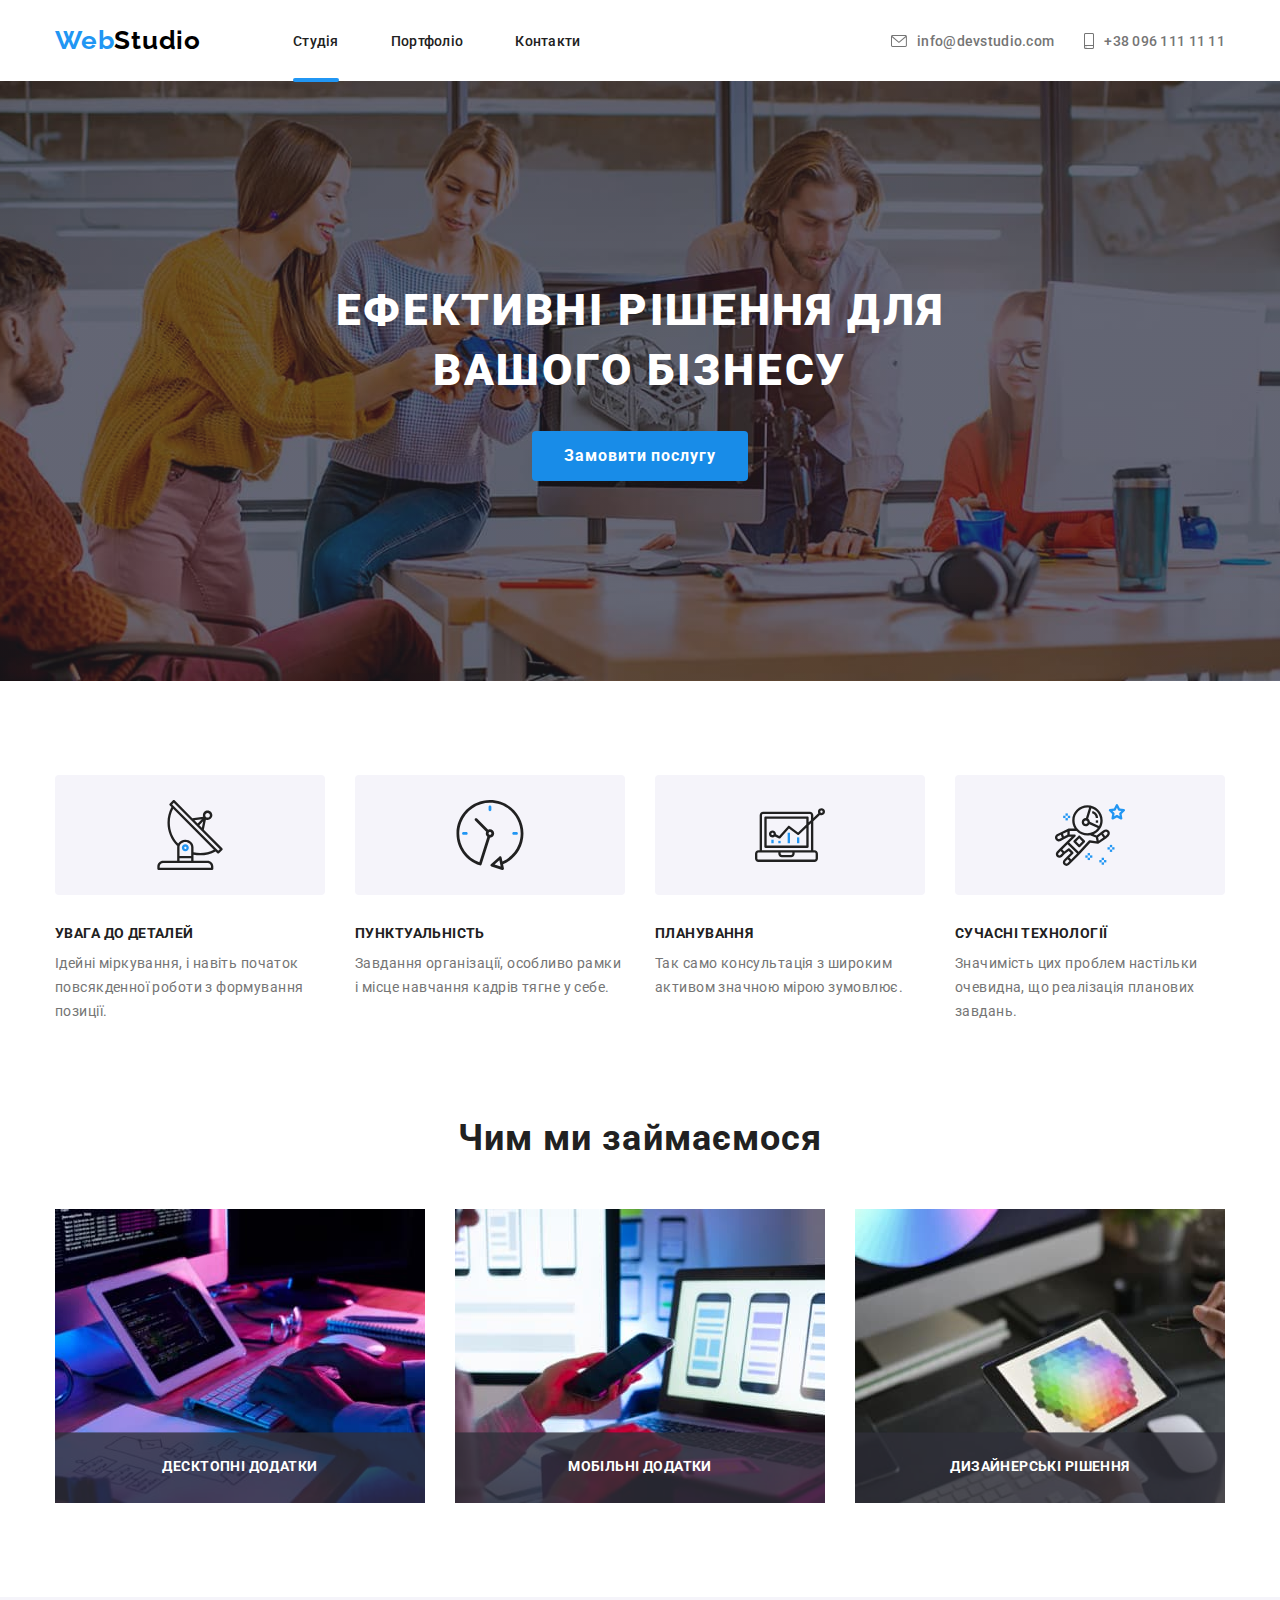
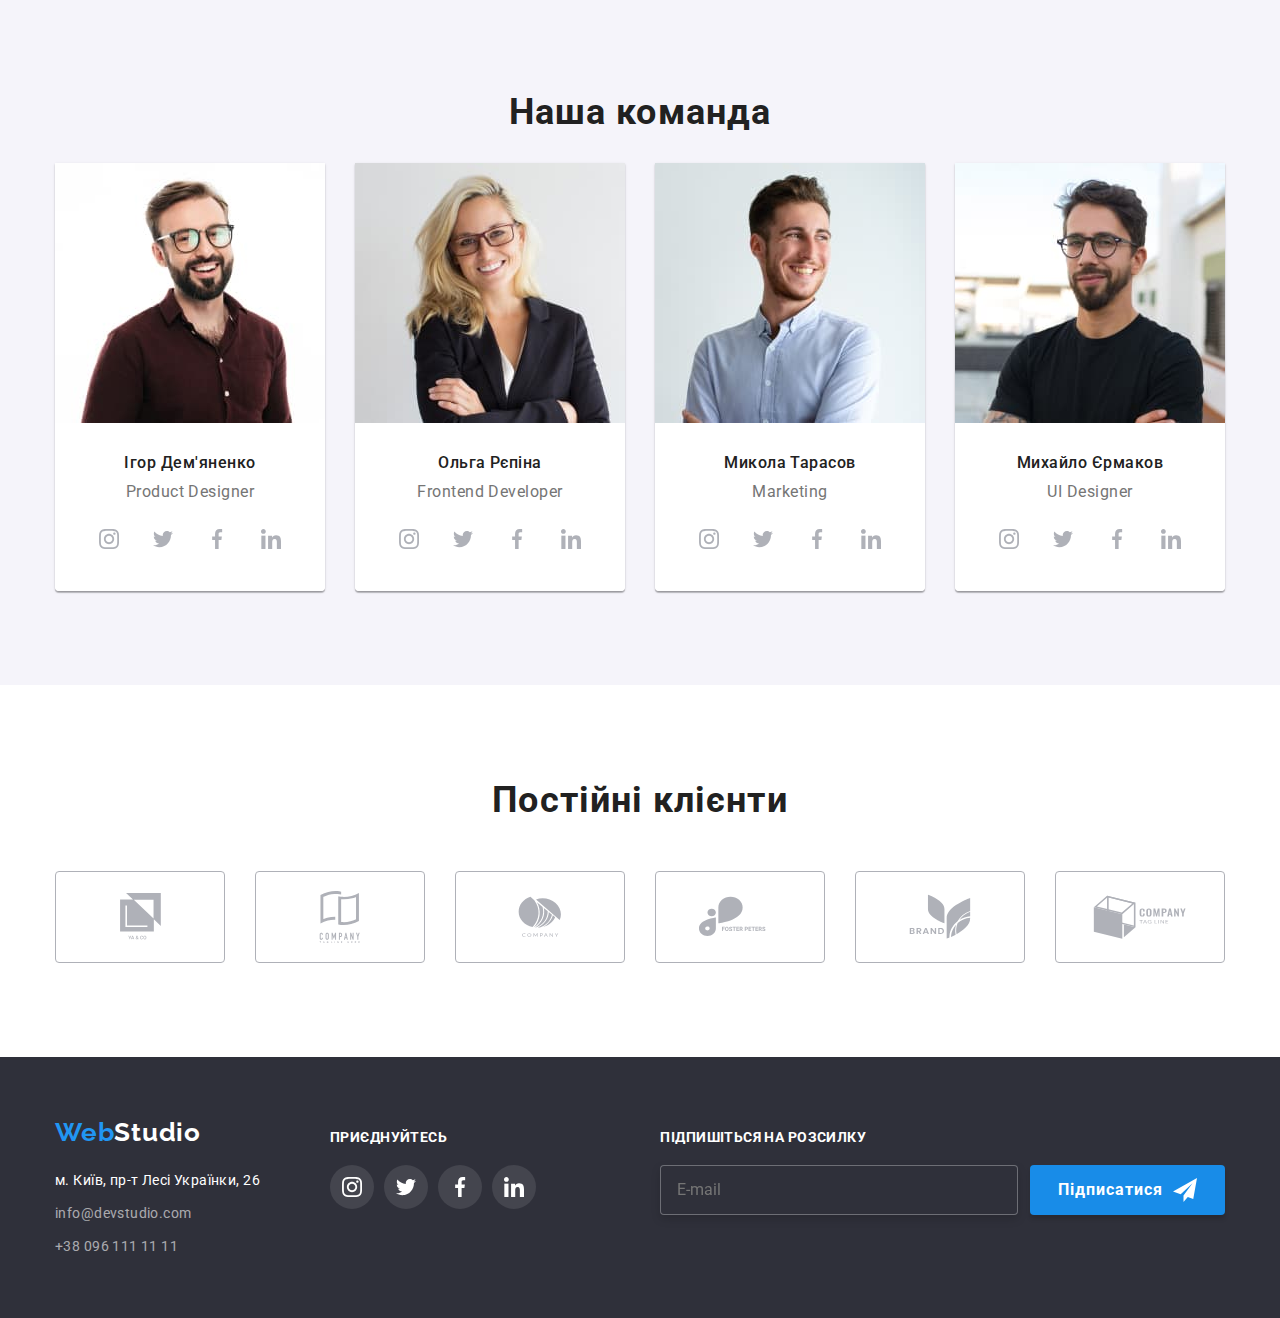
<file: index.html>
<!DOCTYPE html>
<html lang="uk">
  <head>
    <meta charset="UTF-8" />
    <meta http-equiv="X-UA-Compatible" content="IE=edge" />
    <meta name="viewport" content="width=device-width, initial-scale=1.0" />
    <title>Document</title>
    <link rel="preconnect" href="https://fonts.googleapis.com" />
    <link rel="preconnect" href="https://fonts.gstatic.com" crossorigin />
    <link
      href="https://fonts.googleapis.com/css2?family=Raleway:wght@700&family=Roboto:wght@400;500;700;900&display=swap"
      rel="stylesheet"
    />

    <link
      rel="stylesheet"
      href="https://cdn.jsdelivr.net/npm/modern-normalize@1.1.0/modern-normalize.min.css"
    />

    <link rel="stylesheet" href="./css/main.min.css" />
  </head>

  <body>
    <!----------header---------->

    <header>
      <div class="header container">
        <nav class="header__navigation">
          <a class="logo" href="./index.html"><span class="logo__part">Web</span>Studio</a>

          <ul class="navigation list">
            <li class="navigation-item">
              <a
                class="navigation-item__link navigation-item__link_current link"
                href="./index.html"
                >Студія</a
              >
            </li>
            <li class="navigation-item">
              <a class="navigation-item__link link" href="./portfolio.html">Портфоліо</a>
            </li>
            <li class="navigation-item">
              <a class="navigation-item__link link" href="">Контакти</a>
            </li>
          </ul>
        </nav>
        <ul class="contact list">
          <li class="contact-item">
            <a class="contact-item__link link" href="mailto:info@devstudio.com">
              <svg class="contact-item__icon" width="16" height="12">
                <use href="./images/icons/sprite.svg#icon-envelope"></use>
              </svg>
              info@devstudio.com</a
            >
          </li>
          <li class="contact-item">
            <a class="contact-item__link link" href="tel:+380961111111">
              <svg class="contact-item__icon" width="10" height="16">
                <use href="./images/icons/sprite.svg#icon-smartphone"></use>
              </svg>
              +38 096 111 11 11</a
            >
          </li>
        </ul>

        <button class="mobile-menu-btn" type="button" data-menu-open>
          <svg class="mobile-menu-btn__icon" width="40" height="40">
            <use href="./images/icons/sprite.svg#icon-menu"></use>
          </svg>
        </button>
      </div>

      <div class="mobile-menu" data-menu>
        <button class="mobile-menu__close-btn" type="button" data-menu-close>
          <svg class="mobile-menu__close-icon" width="40" height="40">
            <use href="./images/icons/sprite.svg#icon-close"></use>
          </svg>
        </button>

        <nav>
          <ul class="mobile-navigation list">
            <li class="mobile-navigation-item">
              <a
                class="mobile-navigation-item__link mobile-navigation-item__link_current link"
                href="./index.html"
                >Студія</a
              >
            </li>
            <li class="mobile-navigation-item">
              <a class="mobile-navigation-item__link link" href="./portfolio.html">Портфоліо</a>
            </li>
            <li class="mobile-navigation-item">
              <a class="mobile-navigation-item__link link" href="">Контакти</a>
            </li>
          </ul>
        </nav>
        <ul class="mobile-contact list">
          <li class="mobile-contact-item">
            <a class="mobile-contact-item__link tel link" href="tel:+380961111111">
              +38 096 111 11 11</a
            >
          </li>

          <li class="mobile-contact-item">
            <a class="mobile-contact-item__link mail link" href="mailto:info@devstudio.com">
              info@devstudio.com</a
            >
          </li>
        </ul>
        <ul class="mobile-socials list">
          <li class="mobile-socials-item">
            <a class="mobile-socials-item__link" href="">Instagram &nbsp</a>
          </li>
          <li class="mobile-socials-item">
            <a class="mobile-socials-item__link" href="">Twitter &nbsp</a>
          </li>
          <li class="mobile-socials-item">
            <a class="mobile-socials-item__link" href="">Facebook &nbsp</a>
          </li>
          <li class="mobile-socials-item">
            <a class="mobile-socials-item__link" href="">LinkedIn &nbsp</a>
          </li>
        </ul>
      </div>
    </header>

    <!------------hero------------>

    <main>
      <section class="hero">
        <h1 class="hero__title">Ефективні рішення для вашого бізнесу</h1>
        <button class="hero__button" type="button" data-modal-open>Замовити послугу</button>
      </section>

      <!----------features---------->

      <section class="features-section section">
        <div class="container">
          <h2 class="visually-hidden">Чому ми</h2>
          <ul class="features list">
            <li class="features-item">
              <div class="features-item__wrapper">
                <svg class="features-item__icon" width="70" height="70">
                  <use href="./images/icons/sprite.svg#icon-antenna"></use>
                </svg>
              </div>
              <h3 class="features-item__title">УВАГА ДО ДЕТАЛЕЙ</h3>
              <p class="features-item__description">
                Ідейні міркування, і навіть початок повсякденної роботи з формування позиції.
              </p>
            </li>
            <li class="features-item">
              <div class="features-item__wrapper">
                <svg class="features-item__icon" width="70" height="70">
                  <use href="./images/icons/sprite.svg#icon-clock"></use>
                </svg>
              </div>
              <h3 class="features-item__title">ПУНКТУАЛЬНІСТЬ</h3>
              <p class="features-item__description">
                Завдання організації, особливо рамки і місце навчання кадрів тягне у себе.
              </p>
            </li>
            <li class="features-item">
              <div class="features-item__wrapper">
                <svg class="features-item__icon" width="70" height="70">
                  <use href="./images/icons/sprite.svg#icon-diagram"></use>
                </svg>
              </div>
              <h3 class="features-item__title">ПЛАНУВАННЯ</h3>
              <p class="features-item__description">
                Так само консультація з широким активом значною мірою зумовлює.
              </p>
            </li>
            <li class="features-item">
              <div class="features-item__wrapper">
                <svg class="features-item__icon" width="70" height="70">
                  <use href="./images/icons/sprite.svg#icon-astronaut"></use>
                </svg>
              </div>
              <h3 class="features-item__title">СУЧАСНІ ТЕХНОЛОГІЇ</h3>
              <p class="features-item__description">
                Значимість цих проблем настільки очевидна, що реалізація планових завдань.
              </p>
            </li>
          </ul>
        </div>
      </section>

      <!----------about our job---------->

      <section class="about-job section">
        <div class="container">
          <h2 class="job-title title">Чим ми займаємося</h2>
          <ul class="job-list list">
            <li class="job-item item">
              <div class="job-item-thumb">
                <picture>
                  <source
                    srcset="./images/index/work/img1.jpg 1x, ./images/index/work/img1@2x.jpg 2x"
                  />
                  <img src="./images/index/work/img1.jpg" alt="фото процесу роботи 1" width="370" />
                </picture>
                <p class="job-item-overlay-text">Десктопні додатки</p>
              </div>
            </li>
            <li class="job-item item">
              <div class="job-item-thumb">
                <picture>
                  <source
                    srcset="./images/index/work/img2.jpg 1x, ./images/index/work/img2@2x.jpg 2x"
                  />
                  <img src="./images/index/work/img2.jpg" alt="фото процесу роботи 1" width="370" />
                </picture>
                <p class="job-item-overlay-text">Мобільні додатки</p>
              </div>
            </li>
            <li class="job-item item">
              <div class="job-item-thumb">
                <picture>
                  <source
                    src="./images/index/work/img3.jpg 1x,
                     ./images/index/work/img3@2x.jpg 2x"
                  />
                  <img
                    srcset="./images/index/work/img3.jpg"
                    alt="фото процесу роботи 1"
                    width="370"
                  />
                </picture>
                <p class="job-item-overlay-text">Дизайнерські рішення</p>
              </div>
            </li>
          </ul>
        </div>
      </section>

      <!----------our team---------->

      <section class="our-team section">
        <div class="container">
          <h2 class="title">Наша команда</h2>
          <ul class="list our-team-list">
            <li class="item team-item">
              <picture class="team-member-photo">
                <source
                  srcset="
                    ./images/index/team/desktop/desk-1m.jpg    1x,
                    ./images/index/team/desktop/desk-1m@2x.jpg 2x
                  "
                  media="(min-width: 1200px)"
                />
                <source
                  srcset="
                    ./images/index/team/tablet/tabl-1m.jpg    1x,
                    ./images/index/team/tablet/tabl-1m@2x.jpg 2x
                  "
                  media="(min-width: 768px)"
                />
                <source
                  srcset="
                    ./images/index/team/mobile/mob-1m.jpg    1x,
                    ./images/index/team/mobile/mob-1m@2x.jpg 2x
                  "
                  media="(max-width: 767px)"
                />

                <img src="./images/index/team/mobile/mob-1m.jpg" alt="фото Ігор Дем'яненко" />
              </picture>
              <div class="team-wrapper">
                <h3 class="team-member-name">Ігор Дем'яненко</h3>
                <p class="team-member-position">Product Designer</p>
                <ul class="social-list list">
                  <li class="social-list-item">
                    <a href="" class="social-list-link">
                      <svg class="social-list-icon" width="20" height="20">
                        <use href="./images/icons/sprite.svg#icon-instagram"></use>
                      </svg>
                    </a>
                  </li>
                  <li class="social-list-item">
                    <a href="" class="social-list-link">
                      <svg class="social-list-icon" width="20" height="20">
                        <use href="./images/icons/sprite.svg#icon-twitter"></use>
                      </svg>
                    </a>
                  </li>
                  <li class="social-list-item">
                    <a href="" class="social-list-link">
                      <svg class="social-list-icon" width="20" height="20">
                        <use href="./images/icons/sprite.svg#icon-facebook"></use>
                      </svg>
                    </a>
                  </li>
                  <li class="social-list-item">
                    <a href="" class="social-list-link">
                      <svg class="social-list-icon" width="20" height="20">
                        <use href="./images/icons/sprite.svg#icon-linkedin"></use>
                      </svg>
                    </a>
                  </li>
                </ul>
              </div>
            </li>
            <li class="item team-item">
              <picture class="team-member-photo">
                <source
                  srcset="
                    ./images/index/team/desktop/desk-2m.jpg    1x,
                    ./images/index/team/desktop/desk-2m@2x.jpg 2x
                  "
                  media="(min-width: 1200px)"
                />
                <source
                  srcset="
                    ./images/index/team/tablet/tabl-2m.jpg    1x,
                    ./images/index/team/tablet/tabl-2m@2x.jpg 2x
                  "
                  media="(min-width: 768px)"
                />
                <source
                  srcset="
                    ./images/index/team/mobile/mob-2m.jpg    1x,
                    ./images/index/team/mobile/mob-2m@2x.jpg 2x
                  "
                  media="(max-width: 767px)"
                />

                <img src="./images/index/team/mobile/mob-2m.jpg" alt="фото Ігор Дем'яненко" />
              </picture>
              <div class="team-wrapper">
                <h3 class="team-member-name">Ольга Рєпіна</h3>
                <p class="team-member-position">Frontend Developer</p>
                <ul class="social-list list">
                  <li class="social-list-item">
                    <a href="" class="social-list-link">
                      <svg class="social-list-icon" width="20" height="20">
                        <use href="./images/icons/sprite.svg#icon-instagram"></use>
                      </svg>
                    </a>
                  </li>
                  <li class="social-list-item">
                    <a href="" class="social-list-link">
                      <svg class="social-list-icon" width="20" height="20">
                        <use href="./images/icons/sprite.svg#icon-twitter"></use>
                      </svg>
                    </a>
                  </li>
                  <li class="social-list-item">
                    <a href="" class="social-list-link">
                      <svg class="social-list-icon" width="20" height="20">
                        <use href="./images/icons/sprite.svg#icon-facebook"></use>
                      </svg>
                    </a>
                  </li>
                  <li class="social-list-item">
                    <a href="" class="social-list-link">
                      <svg class="social-list-icon" width="20" height="20">
                        <use href="./images/icons/sprite.svg#icon-linkedin"></use>
                      </svg>
                    </a>
                  </li>
                </ul>
              </div>
            </li>
            <li class="item team-item">
              <picture class="team-member-photo">
                <source
                  srcset="
                    ./images/index/team/desktop/desk-3m.jpg    1x,
                    ./images/index/team/desktop/desk-3m@2x.jpg 2x
                  "
                  media="(min-width: 1200px)"
                />
                <source
                  srcset="
                    ./images/index/team/tablet/tabl-3m.jpg    1x,
                    ./images/index/team/tablet/tabl-3m@2x.jpg 2x
                  "
                  media="(min-width: 768px)"
                />
                <source
                  srcset="
                    ./images/index/team/mobile/mob-3m.jpg    1x,
                    ./images/index/team/mobile/mob-3m@2x.jpg 2x
                  "
                  media="(max-width: 767px)"
                />

                <img src="./images/index/team/mobile/mob-3m.jpg" alt="фото Ігор Дем'яненко" />
              </picture>
              <div class="team-wrapper">
                <h3 class="team-member-name">Микола Тарасов</h3>
                <p class="team-member-position">Marketing</p>
                <ul class="social-list list">
                  <li class="social-list-item">
                    <a href="" class="social-list-link">
                      <svg class="social-list-icon" width="20" height="20">
                        <use href="./images/icons/sprite.svg#icon-instagram"></use>
                      </svg>
                    </a>
                  </li>
                  <li class="social-list-item">
                    <a href="" class="social-list-link">
                      <svg class="social-list-icon" width="20" height="20">
                        <use href="./images/icons/sprite.svg#icon-twitter"></use>
                      </svg>
                    </a>
                  </li>
                  <li class="social-list-item">
                    <a href="" class="social-list-link">
                      <svg class="social-list-icon" width="20" height="20">
                        <use href="./images/icons/sprite.svg#icon-facebook"></use>
                      </svg>
                    </a>
                  </li>
                  <li class="social-list-item">
                    <a href="" class="social-list-link">
                      <svg class="social-list-icon" width="20" height="20">
                        <use href="./images/icons/sprite.svg#icon-linkedin"></use>
                      </svg>
                    </a>
                  </li>
                </ul>
              </div>
            </li>
            <li class="item team-item">
              <picture class="team-member-photo">
                <source
                  srcset="
                    ./images/index/team/desktop/desk-4m.jpg    1x,
                    ./images/index/team/desktop/desk-4m@2x.jpg 2x
                  "
                  media="(min-width: 1200px)"
                />
                <source
                  srcset="
                    ./images/index/team/tablet/tabl-4m.jpg    1x,
                    ./images/index/team/tablet/tabl-4m@2x.jpg 2x
                  "
                  media="(min-width: 768px)"
                />
                <source
                  srcset="
                    ./images/index/team/mobile/mob-4m.jpg    1x,
                    ./images/index/team/mobile/mob-4m@2x.jpg 2x
                  "
                  media="(max-width: 767px)"
                />

                <img src="./images/index/team/mobile/mob-4m.jpg" alt="фото Ігор Дем'яненко" />
              </picture>
              <div class="team-wrapper">
                <h3 class="team-member-name">Михайло Єрмаков</h3>
                <p class="team-member-position">UI Designer</p>
                <ul class="social-list list">
                  <li class="social-list-item">
                    <a href="" class="social-list-link">
                      <svg class="social-list-icon" width="20" height="20">
                        <use href="./images/icons/sprite.svg#icon-instagram"></use>
                      </svg>
                    </a>
                  </li>
                  <li class="social-list-item">
                    <a href="" class="social-list-link">
                      <svg class="social-list-icon" width="20" height="20">
                        <use href="./images/icons/sprite.svg#icon-twitter"></use>
                      </svg>
                    </a>
                  </li>
                  <li class="social-list-item">
                    <a href="" class="social-list-link">
                      <svg class="social-list-icon" width="20" height="20">
                        <use href="./images/icons/sprite.svg#icon-facebook"></use>
                      </svg>
                    </a>
                  </li>
                  <li class="social-list-item">
                    <a href="" class="social-list-link">
                      <svg class="social-list-icon" width="20" height="20">
                        <use href="./images/icons/sprite.svg#icon-linkedin"></use>
                      </svg>
                    </a>
                  </li>
                </ul>
              </div>
            </li>
          </ul>
        </div>
      </section>
    </main>

    <!----------clients---------->

    <section class="clients section">
      <div class="container">
        <h2 class="title">Постійні клієнти</h2>
        <ul class="client-list list">
          <li class="client-item">
            <a class="client-link" href="">
              <svg class="client-icon" width="41" height="46.7">
                <use href="./images/icons/sprite.svg#icon-client1"></use>
              </svg>
            </a>
          </li>
          <li class="client-item">
            <a class="client-link" href="">
              <svg class="client-icon" width="42" height="52">
                <use href="./images/icons/sprite.svg#icon-client2"></use>
              </svg>
            </a>
          </li>
          <li class="client-item">
            <a class="client-link" href="">
              <svg class="client-icon" width="43.4" height="41">
                <use href="./images/icons/sprite.svg#icon-client3"></use>
              </svg>
            </a>
          </li>
          <li class="client-item">
            <a class="client-link" href="">
              <svg class="client-icon" width="84.4" height="40.6">
                <use href="./images/icons/sprite.svg#icon-client4"></use>
              </svg>
            </a>
          </li>
          <li class="client-item">
            <a class="client-link" href="">
              <svg class="client-icon" width="62.5" height="45.4">
                <use href="./images/icons/sprite.svg#icon-client5"></use>
              </svg>
            </a>
          </li>
          <li class="client-item">
            <a class="client-link" href="">
              <svg class="client-icon" width="93.8" height="44">
                <use href="./images/icons/sprite.svg#icon-client6"></use>
              </svg>
            </a>
          </li>
        </ul>
      </div>
    </section>

    <!----------footer---------->

    <footer class="footer">
      <div class="container footer-container">
          <div class="our-contacts">
            <a class="logo link" href="./index.html"><span class="logo-web">Web</span>Studio</a>
            <address>
              <ul class="our-contacts-list list">
                <li>
                  <a class="footer-link-map link" href="" target="_blank" rel="noopener noreferrer"
                    >м. Київ, пр-т Лесі Українки, 26</a
                  >
                </li>
                <li>
                  <a class="footer-link-contact link" href="mailto:info@devstudio.com"
                    >info@devstudio.com</a
                  >
                </li>
                <li>
                  <a class="footer-link-contact link" href="tel:+380961111111">+38 096 111 11 11</a>
                </li>
              </ul>
            </address>
          </div>

          <div class="our-socials">
            <h2 class="our-socials-title">приєднуйтесь</h2>
            <ul class="our-socials-list list">
              <li class="our-socials-item">
                <a class="our-socials-item-link" href="">
                  <svg class="our-socials-item-icon" width="20" height="20">
                    <use href="./images/icons/sprite.svg#icon-instagram"></use>
                  </svg>
                </a>
              </li>
              <li class="our-socials-item">
                <a class="our-socials-item-link" href="">
                  <svg class="our-socials-item-icon" width="20" height="20">
                    <use href="./images/icons/sprite.svg#icon-twitter"></use>
                  </svg>
                </a>
              </li>
              <li class="our-socials-item">
                <a class="our-socials-item-link" href="">
                  <svg class="our-socials-item-icon" width="20" height="20">
                    <use href="./images/icons/sprite.svg#icon-facebook"></use>
                  </svg>
                </a>
              </li>
              <li class="our-socials-item">
                <a class="our-socials-item-link" href="">
                  <svg class="our-socials-item-icon" width="20" height="20">
                    <use href="./images/icons/sprite.svg#icon-linkedin"></use>
                  </svg>
                </a>
              </li>
            </ul>
          </div>
          
        <!-----------subscription----------->

        <div class="subscription">
          <h2 class="subscription-title">Підпишіться на розсилку</h2>
          <div class="subscription-wrapper">
            <label class="subscription-label">
              <input
                type="text"
                class="subscription-input"
                name="subscription_email"
                placeholder="E-mail"
                pattern="[^@ \t\r\n]+@[^@ \t\r\n]+\.[^@ \t\r\n]+"
                maxlength="50"
              />
            </label>

            <button type="submit" class="subscription-btn">
              Підписатися
              <svg class="subscription-btn-icon" width="24" height="24">
                <use href="./images/icons/sprite.svg#icon-send"></use>
              </svg>
            </button>
          </div>
        </div>
      </div>
    </footer>

    <!----------modal registration window----------->

    <div class="backdrop is-hidden" data-modal>
      <div class="modal">
        <button type="button" class="modal-close-btn" data-modal-close>
          <svg class="modal-close-btn-icon" width="18" height="18">
            <use href="./images/icons/sprite.svg#icon-close"></use>
          </svg>
        </button>

        <p class="modal-caption">Залиште свої дані, ми вам передзвонимо</p>

        <form class="modal-form">
          <label class="modal-form-field">
            <span class="modal-form-field-description">Ім'я</span>
            <span class="modal-form-input-wrapper">
              <input
                type="text"
                class="modal-form-input"
                name="user_name"
                required
                pattern="[a-zA-Zа-яА-ЯіІїЇ]+"
                maxlength="30"
              />

              <svg class="modal-form-icon" width="18" height="18">
                <use href="./images/icons/sprite.svg#icon-person"></use>
              </svg>
            </span>
          </label>

          <label class="modal-form-field">
            <span class="modal-form-field-description">Телефон</span
            ><span class="modal-form-input-wrapper">
              <input
                type="tel"
                class="modal-form-input"
                name="user_phone"
                required
                pattern="^[\+]?[(]?[0-9]{3}[)]?[-\s\.]?[0-9]{3}[-\s\.]?[0-9]{4,6}$"
                title="xxx-xxx-xx-xx"
                maxlength="17"
              />
              <svg class="modal-form-icon" width="18" height="18">
                <use href="./images/icons/sprite.svg#icon-phone"></use>
              </svg>
            </span>
          </label>

          <label class="modal-form-field">
            <span class="modal-form-field-description">Пошта</span
            ><span class="modal-form-input-wrapper">
              <input
                type="text"
                class="modal-form-input"
                name="user_email"
                required
                pattern="[^@ \t\r\n]+@[^@ \t\r\n]+\.[^@ \t\r\n]+"
                maxlength="50"
              />
              <svg class="modal-form-icon" width="18" height="18">
                <use href="./images/icons/sprite.svg#icon-email"></use>
              </svg>
            </span>
          </label>

          <label class="modal-form-field">
            <span class="modal-form-field-description">Коментар</span>
            <textarea
              name="user_message"
              class="modal-form-message"
              placeholder="Введіть текст"
            ></textarea>
          </label>

          <label class="modal-form-check-wrapper">
            <input name="user_policy" type="checkbox" class="modal-form-check visually-hidden" />
            <svg class="modal-form-custom-check" width="16" height="16">
              <use
                class="modal-form-custom-check-icon"
                href="./images/icons/sprite.svg#icon-check"
              ></use>
            </svg>
            <span class="modal-form-check-agreement">Погоджуюся з розсилкою та приймаю&nbsp;</span>
            <a class="modal-form-check-agreement-link" href="">Умови договору</a>
          </label>

          <button type="submit" class="modal-form-btn">Відправити</button>
        </form>
      </div>
    </div>

    <script src="./js/mobile-menu.js"></script>
    <script src="./js/modal.js"></script>
  </body>
</html>
</file>
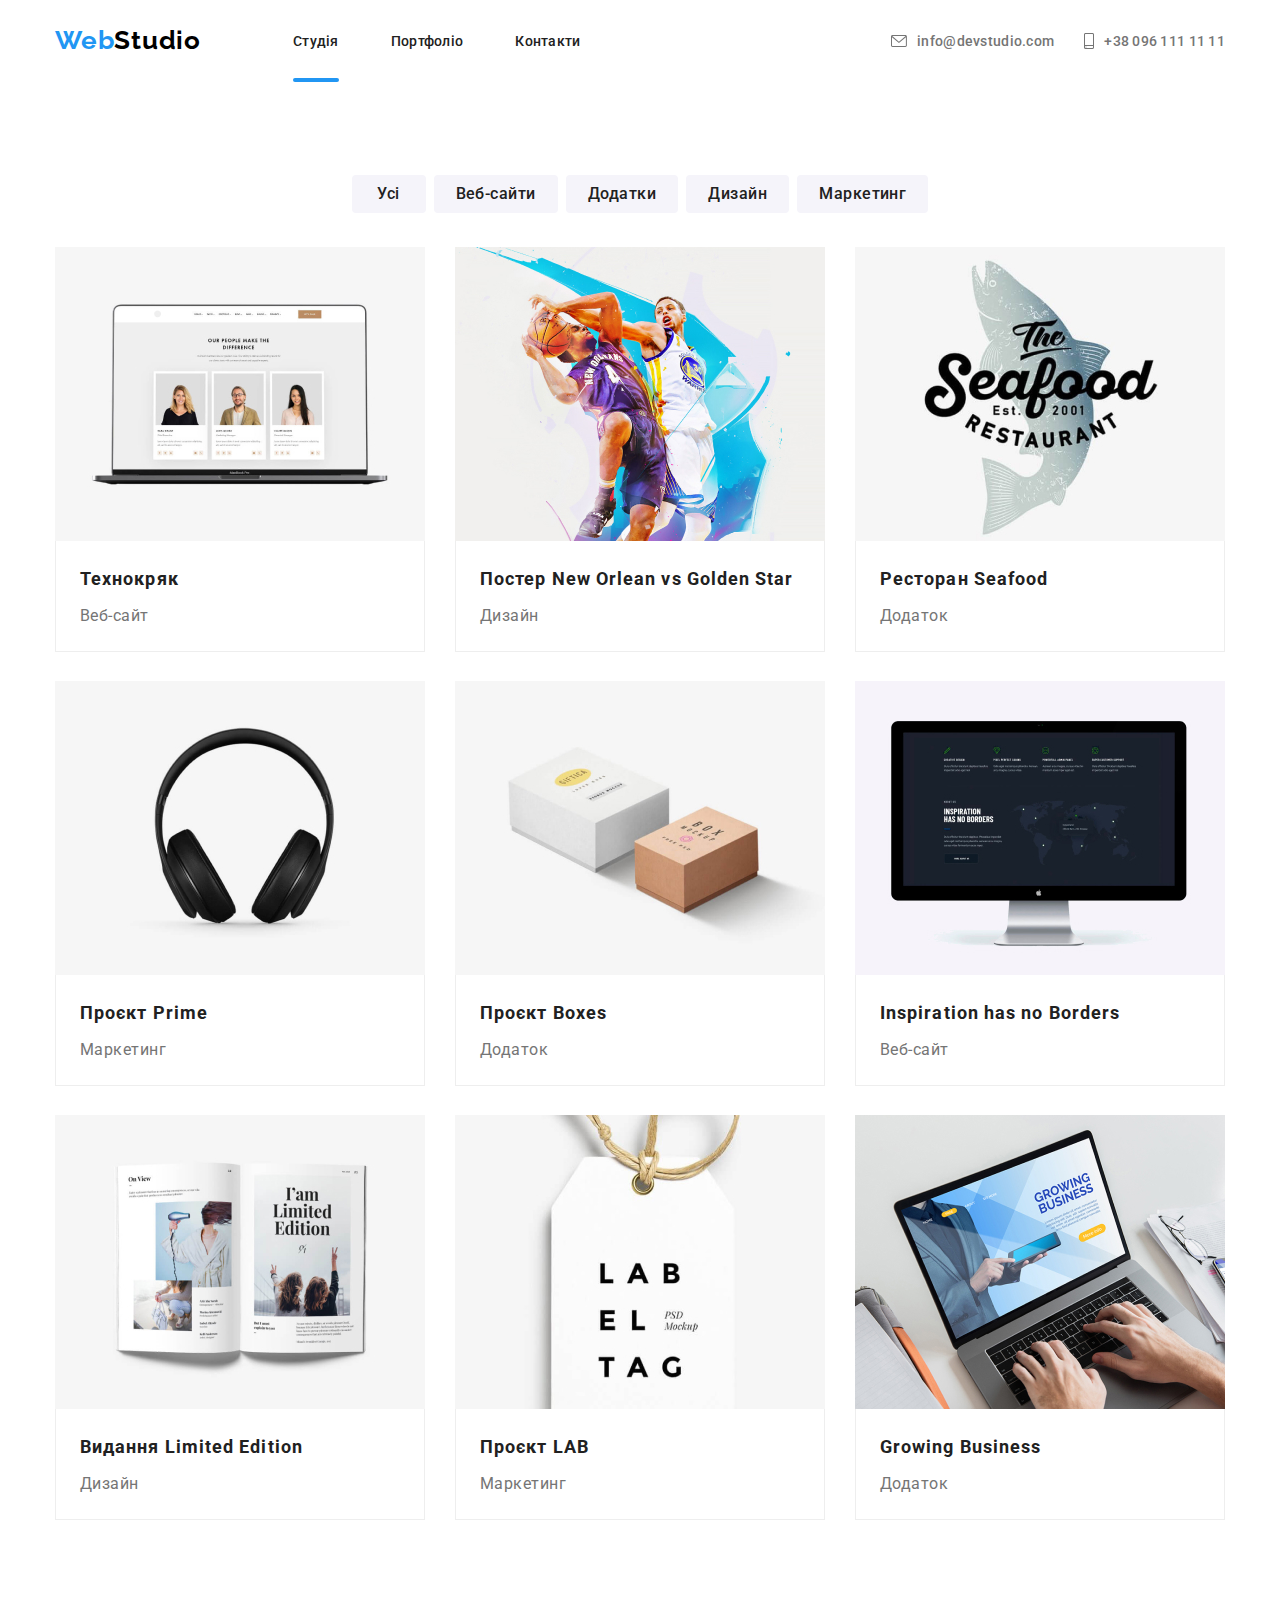
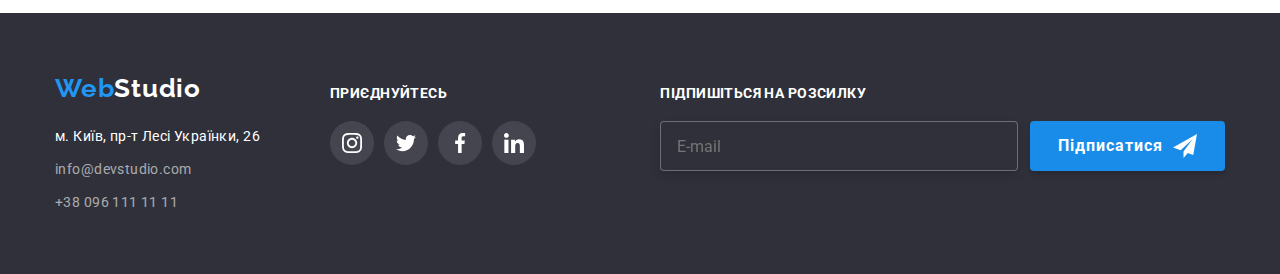
<file: portfolio.html>
<!DOCTYPE html>
<html lang="uk">
  <head>
    <meta charset="UTF-8" />
    <meta http-equiv="X-UA-Compatible" content="IE=edge" />
    <meta name="viewport" content="width=device-width, initial-scale=1.0" />
    <title>Document</title>
    <link rel="preconnect" href="https://fonts.googleapis.com" />
    <link rel="preconnect" href="https://fonts.gstatic.com" crossorigin />
    <link
      href="https://fonts.googleapis.com/css2?family=Raleway:wght@700&family=Roboto:wght@400;500;700;900&display=swap"
      rel="stylesheet"
    />

    <link
      rel="stylesheet"
      href="https://cdn.jsdelivr.net/npm/modern-normalize@1.1.0/modern-normalize.min.css"
    />

    <link rel="stylesheet" href="./css/main.min.css" />
  </head>
  <body>
    <!----------header---------->

    <header>
      <div class="header container">
        <nav class="header__navigation">
          <a class="logo" href="./index.html"><span class="logo__part">Web</span>Studio</a>

          <ul class="navigation list">
            <li class="navigation-item">
              <a
                class="navigation-item__link navigation-item__link_current link"
                href="./index.html"
                >Студія</a
              >
            </li>
            <li class="navigation-item">
              <a class="navigation-item__link link" href="./portfolio.html">Портфоліо</a>
            </li>
            <li class="navigation-item">
              <a class="navigation-item__link link" href="">Контакти</a>
            </li>
          </ul>
        </nav>
        <ul class="contact list">
          <li class="contact-item">
            <a class="contact-item__link link" href="mailto:info@devstudio.com">
              <svg class="contact-item__icon" width="16" height="12">
                <use href="./images/icons/sprite.svg#icon-envelope"></use>
              </svg>
              info@devstudio.com</a
            >
          </li>
          <li class="contact-item">
            <a class="contact-item__link link" href="tel:+380961111111">
              <svg class="contact-item__icon" width="10" height="16">
                <use href="./images/icons/sprite.svg#icon-smartphone"></use>
              </svg>
              +38 096 111 11 11</a
            >
          </li>
        </ul>

        <button class="mobile-menu-btn" type="button" data-menu-open>
          <svg class="mobile-menu-btn__icon" width="40" height="40">
            <use href="./images/icons/sprite.svg#icon-menu"></use>
          </svg>
        </button>
      </div>

      <div class="mobile-menu" data-menu>
        <button class="mobile-menu__close-btn" type="button" data-menu-close>
          <svg class="mobile-menu__close-icon" width="40" height="40">
            <use href="./images/icons/sprite.svg#icon-close"></use>
          </svg>
        </button>

        <nav>
          <ul class="mobile-navigation list">
            <li class="mobile-navigation-item">
              <a class="mobile-navigation-item__link link" href="./index.html">Студія</a>
            </li>
            <li class="mobile-navigation-item">
              <a
                class="mobile-navigation-item__link mobile-navigation-item__link_current link"
                href="./portfolio.html"
                >Портфоліо</a
              >
            </li>
            <li class="mobile-navigation-item">
              <a class="mobile-navigation-item__link link" href="">Контакти</a>
            </li>
          </ul>
        </nav>
        <ul class="mobile-contact list">
          <li class="mobile-contact-item">
            <a class="mobile-contact-item__link tel link" href="tel:+380961111111">
              +38 096 111 11 11</a
            >
          </li>

          <li class="mobile-contact-item">
            <a class="mobile-contact-item__link mail link" href="mailto:info@devstudio.com">
              info@devstudio.com</a
            >
          </li>
        </ul>

        <ul class="mobile-socials list">
          <li class="mobile-socials-item">
            <a class="mobile-socials-item__link" href="">Instagram</a>
          </li>
          <li class="mobile-socials-item">
            <a class="mobile-socials-item__link" href="">Twitter</a>
          </li>
          <li class="mobile-socials-item">
            <a class="mobile-socials-item__link" href="">Facebook</a>
          </li>
          <li class="mobile-socials-item">
            <a class="mobile-socials-item__link" href="">LinkedIn</a>
          </li>
        </ul>
      </div>
    </header>

    <!-----------projects---------->

    <main>
      <section class="projects section">
        <div class="buttons-container">
          <h1 class="visually-hidden">Проекти</h1>
          <ul class="buttons-list list">
            <li><button class="buttons-sort" type="button">Усі</button></li>
            <li><button class="buttons-sort" type="button">Веб-сайти</button></li>
            <li><button class="buttons-sort" type="button">Додатки</button></li>
            <li><button class="buttons-sort" type="button">Дизайн</button></li>
            <li><button class="buttons-sort" type="button">Маркетинг</button></li>
          </ul>
        </div>

        <div class="container">
          <ul class="projects-list list">
            <li class="projects-item item">
              <div class="projects-item-thumb">
                <a href="#"></a>
                <img
                  src="./images/portfoliopics/img0.jpg"
                  alt="приклад роботи веб-сайт"
                  width="370"
                />
                <div class="projects-item-overlay">
                  <p class="projects-item-overlay-text">
                    Ресурс пропонує комплексні пропозиції з різним рівнем функціоналу та сервісів.
                    Все це дозволить відвідувачу отримати вичерпні відомості про компанію чи
                    приватну особу.
                  </p>
                </div>
              </div>
              <div class="projects-item-wrapper">
                <h2 class="projects-item-title">Технокряк</h2>
                <p class="projects-item-kind">Веб-сайт</p>
              </div>
            </li>
            <li class="projects-item item">
              <div class="projects-item-thumb">
                <a href="#"></a>
                <img
                  src="./images/portfoliopics/img1.jpg"
                  alt="приклад роботи дизайн"
                  width="370"
                />
                <div class="projects-item-overlay">
                  <p class="projects-item-overlay-text">
                    Ресурс пропонує комплексні пропозиції з різним рівнем функціоналу та сервісів.
                    Все це дозволить відвідувачу отримати вичерпні відомості про компанію чи
                    приватну особу.
                  </p>
                </div>
              </div>

              <div class="projects-item-wrapper">
                <h2 class="projects-item-title">Постер New Orlean vs Golden Star</h2>
                <p class="projects-item-kind">Дизайн</p>
              </div>
            </li>
            <li class="projects-item item">
              <div class="projects-item-thumb">
                <a href="#"></a>
                <img
                  src="./images/portfoliopics/img2.jpg"
                  alt="приклад роботи додаток"
                  width="370"
                />
                <div class="projects-item-overlay">
                  <p class="projects-item-overlay-text">
                    Ресурс пропонує комплексні пропозиції з різним рівнем функціоналу та сервісів.
                    Все це дозволить відвідувачу отримати вичерпні відомості про компанію чи
                    приватну особу.
                  </p>
                </div>
              </div>

              <div class="projects-item-wrapper">
                <h2 class="projects-item-title">Ресторан Seafood</h2>
                <p class="projects-item-kind">Додаток</p>
              </div>
            </li>
            <li class="projects-item item">
              <div class="projects-item-thumb">
                <a href="#"></a>
                <img
                  src="./images/portfoliopics/img3.jpg"
                  alt="приклад роботи маркетинг"
                  width="370"
                />
                <div class="projects-item-overlay">
                  <p class="projects-item-overlay-text">
                    Ресурс пропонує комплексні пропозиції з різним рівнем функціоналу та сервісів.
                    Все це дозволить відвідувачу отримати вичерпні відомості про компанію чи
                    приватну особу.
                  </p>
                </div>
              </div>

              <div class="projects-item-wrapper">
                <h2 class="projects-item-title">Проєкт Prime</h2>
                <p class="projects-item-kind">Маркетинг</p>
              </div>
            </li>
            <li class="projects-item item">
              <div class="projects-item-thumb">
                <a href="#"></a>
                <img
                  src="./images/portfoliopics/img4.jpg"
                  alt="приклад роботи додаток"
                  width="370"
                />
                <div class="projects-item-overlay">
                  <p class="projects-item-overlay-text">
                    Ресурс пропонує комплексні пропозиції з різним рівнем функціоналу та сервісів.
                    Все це дозволить відвідувачу отримати вичерпні відомості про компанію чи
                    приватну особу.
                  </p>
                </div>
              </div>

              <div class="projects-item-wrapper">
                <h2 class="projects-item-title">Проєкт Boxes</h2>
                <p class="projects-item-kind">Додаток</p>
              </div>
            </li>
            <li class="projects-item item">
              <div class="projects-item-thumb">
                <a href="#"></a>
                <img
                  src="./images/portfoliopics/img5.jpg"
                  alt="приклад роботи веб-сайт"
                  width="370"
                />
                <div class="projects-item-overlay">
                  <p class="projects-item-overlay-text">
                    Ресурс пропонує комплексні пропозиції з різним рівнем функціоналу та сервісів.
                    Все це дозволить відвідувачу отримати вичерпні відомості про компанію чи
                    приватну особу.
                  </p>
                </div>
              </div>

              <div class="projects-item-wrapper">
                <h2 class="projects-item-title">Inspiration has no Borders</h2>
                <p class="projects-item-kind">Веб-сайт</p>
              </div>
            </li>
            <li class="projects-item item">
              <div class="projects-item-thumb">
                <a href="#"></a>
                <img
                  src="./images/portfoliopics/img6.jpg"
                  alt="приклад роботи дизайн"
                  width="370"
                />
                <div class="projects-item-overlay">
                  <p class="projects-item-overlay-text">
                    Ресурс пропонує комплексні пропозиції з різним рівнем функціоналу та сервісів.
                    Все це дозволить відвідувачу отримати вичерпні відомості про компанію чи
                    приватну особу.
                  </p>
                </div>
              </div>

              <div class="projects-item-wrapper">
                <h2 class="projects-item-title">Видання Limited Edition</h2>
                <p class="projects-item-kind">Дизайн</p>
              </div>
            </li>
            <li class="projects-item item">
              <div class="projects-item-thumb">
                <a href="#"></a>
                <img
                  src="./images/portfoliopics/img7.jpg"
                  alt="приклад роботи маркетинг"
                  width="370"
                />
                <div class="projects-item-overlay">
                  <p class="projects-item-overlay-text">
                    Ресурс пропонує комплексні пропозиції з різним рівнем функціоналу та сервісів.
                    Все це дозволить відвідувачу отримати вичерпні відомості про компанію чи
                    приватну особу.
                  </p>
                </div>
              </div>

              <div class="projects-item-wrapper">
                <h2 class="projects-item-title">Проєкт LAB</h2>
                <p class="projects-item-kind">Маркетинг</p>
              </div>
            </li>
            <li class="projects-item item">
              <div class="projects-item-thumb">
                <a href="#"></a>
                <img
                  src="./images/portfoliopics/img8.jpg"
                  alt="приклад роботи додаток"
                  width="370"
                />
                <div class="projects-item-overlay">
                  <p class="projects-item-overlay-text">
                    Ресурс пропонує комплексні пропозиції з різним рівнем функціоналу та сервісів.
                    Все це дозволить відвідувачу отримати вичерпні відомості про компанію чи
                    приватну особу.
                  </p>
                </div>
              </div>

              <div class="projects-item-wrapper">
                <h2 class="projects-item-title">Growing Business</h2>
                <p class="projects-item-kind">Додаток</p>
              </div>
            </li>
          </ul>
        </div>
      </section>
    </main>

    <!-----------footer----------->

    <footer class="footer">
      <div class="container footer-container">
        <div class="our-contacts">
          <a class="logo link" href="./index.html"><span class="logo-web">Web</span>Studio</a>
          <address>
            <ul class="our-contacts-list list">
              <li>
                <a class="footer-link-map link" href="" target="_blank" rel="noopener noreferrer"
                  >м. Київ, пр-т Лесі Українки, 26</a
                >
              </li>
              <li>
                <a class="footer-link-contact link" href="mailto:info@devstudio.com"
                  >info@devstudio.com</a
                >
              </li>
              <li>
                <a class="footer-link-contact link" href="tel:+380961111111">+38 096 111 11 11</a>
              </li>
            </ul>
          </address>
        </div>

        <div class="our-socials">
          <h2 class="our-socials-title">приєднуйтесь</h2>
          <ul class="our-socials-list list">
            <li class="our-socials-item">
              <a class="our-socials-item-link" href="">
                <svg class="our-socials-item-icon" width="20" height="20">
                  <use href="./images/icons/sprite.svg#icon-instagram"></use>
                </svg>
              </a>
            </li>
            <li class="our-socials-item">
              <a class="our-socials-item-link" href="">
                <svg class="our-socials-item-icon" width="20" height="20">
                  <use href="./images/icons/sprite.svg#icon-twitter"></use>
                </svg>
              </a>
            </li>
            <li class="our-socials-item">
              <a class="our-socials-item-link" href="">
                <svg class="our-socials-item-icon" width="20" height="20">
                  <use href="./images/icons/sprite.svg#icon-facebook"></use>
                </svg>
              </a>
            </li>
            <li class="our-socials-item">
              <a class="our-socials-item-link" href="">
                <svg class="our-socials-item-icon" width="20" height="20">
                  <use href="./images/icons/sprite.svg#icon-linkedin"></use>
                </svg>
              </a>
            </li>
          </ul>
        </div>

        <div class="subscription">
          <h2 class="subscription-title">Підпишіться на розсилку</h2>
          <div class="subscription-wrapper">
            <label class="subscription-label">
              <input
                type="text"
                class="subscription-input"
                name="subscription_email"
                placeholder="E-mail"
                pattern="[^@ \t\r\n]+@[^@ \t\r\n]+\.[^@ \t\r\n]+"
                maxlength="50"
              />
            </label>

            <button type="submit" class="subscription-btn">
              Підписатися
              <svg class="subscription-btn-icon" width="24" height="24">
                <use href="./images/icons/sprite.svg#icon-send"></use>
              </svg>
            </button>
          </div>
        </div>
      </div>
    </footer>
  </body>
</html>
</file>
<file: css/main.min.css>
:root{--background-color1: #ffffff;--background-color2: #f5f4fa;--background-color3: #2f303a;--foreground-color1: #212121;--foreground-color2: #757575;--foreground-color3: #ffffff;--button: #188ce8;--hoverfocus-color: #2196f3;--logo-color: #afb1b8;--social-links-background-color: rgba(255, 255, 255, 0.1);--overlay: rgba(33, 150, 243, 0.9);--transition-dur-and-func: 400ms cubic-bezier(0.4, 0, 0.2, 1)}.visually-hidden{position:absolute;width:1px;height:1px;margin:-1px;border:0;padding:0;white-space:nowrap;clip-path:inset(100%);clip:rect(0 0 0 0);overflow:hidden}body{background-color:var(--background-color1);color:var(--foreground-color1);font-family:Roboto,sans-serif}h1,h2,h3,h4,h5,h6,p{margin-top:0;margin-bottom:0}ol,ul{margin-top:0;margin-bottom:0;padding-left:0}img,picture{display:block;max-width:100%;height:auto}.list{list-style:none}.link{text-decoration:none}address{font-style:normal}.section{padding-top:60px;padding-bottom:60px}@media screen and (min-width: 1200px){.section{padding-top:94px;padding-bottom:94px}}.container{width:100%;padding-left:15px;padding-right:15px}@media screen and (min-width: 480px){.container{width:480px;margin-left:auto;margin-right:auto}}@media screen and (min-width: 768px){.container{width:768px}}@media screen and (min-width: 1200px){.container{width:1200px}}@media screen and (max-width: 1199px){.title{font-weight:700;font-size:28px;line-height:1.1785714286;text-align:center;letter-spacing:.03em;margin-bottom:30px}}@media screen and (min-width: 1200px){.title{font-weight:700;font-size:36px;line-height:42px;font-weight:700;font-size:36px;line-height:1.1666666667;text-align:center;letter-spacing:.03em;margin-bottom:50px}}@media screen and (max-width: 767px){.mobile-menu{background-color:var(--background-color1);position:fixed;top:0;left:0;z-index:111;width:100%;height:100%;max-height:796px;box-shadow:0 0 0 100vmax rgba(0,0,0,.5);opacity:0;visibility:hidden;pointer-events:none;transition:opacity var(--transition-dur-and-func),visibility var(--transition-dur-and-func);padding:48px 40px;display:flex;flex-direction:column}.mobile-menu.is-open{opacity:1;visibility:visible;pointer-events:auto}.mobile-menu__close-btn{position:absolute;top:10px;right:15px;background-color:rgba(0,0,0,0);border:none;padding:0;line-height:0}.mobile-menu__close-icon{transition:fill var(--transition-dur-and-func)}.mobile-menu__close-btn:hover .mobile-menu__close-icon,.mobile-menu__close-btn:focus .mobile-menu__close-icon{fill:var(--hoverfocus-color)}.mobile-navigation{display:flex;flex-direction:column;row-gap:32px}.mobile-navigation-item__link{font-style:normal;font-weight:500;font-size:40px;line-height:1.175;letter-spacing:.02em;color:var(--foreground-color1);transition:color var(--transition-dur-and-func)}.mobile-navigation-item__link:hover,.mobile-navigation-item__link:focus{color:var(--hoverfocus-color)}.mobile-navigation-item__link_current{color:var(--hoverfocus-color)}.mobile-contact{margin-top:auto;display:flex;flex-direction:column;row-gap:32px}.mobile-contact-item .tel{font-style:normal;font-weight:500;font-size:24px;line-height:1.6666666667;letter-spacing:.02em;color:var(--hoverfocus-color);margin-bottom:32px}.mobile-contact-item .mail{font-style:normal;font-weight:500;font-size:24px;line-height:1.1666666667;letter-spacing:.02em;color:var(--foreground-color2)}.mobile-socials{margin-top:64px;display:flex;column-gap:10px;flex-wrap:wrap}.mobile-socials-item:not(:last-child){border-right:1px solid rgba(33,33,33,.2)}}.mobile-socials-item__link{color:var(--hoverfocus-color);font-style:normal;font-weight:500;font-size:10px;line-height:2.2;text-decoration:none}@media screen and (min-width: 768px){.mobile-menu{display:none}.mobile-menu-btn{display:none}}@media screen and (max-width: 767px){.navigation{display:none}.contact{display:none}.mobile-menu-btn{background-color:rgba(0,0,0,0);border:none;padding:0;line-height:0%}}@media screen and (max-width: 1199px){.contact{flex-direction:column}}.header{display:flex;justify-content:space-between;background-color:var(--background-color1);align-items:center;padding-top:10px;padding-bottom:10px}.header .logo{color:#000;font-family:"Raleway";font-weight:700;font-size:24px;line-height:1.1666666667;letter-spacing:.03em;text-decoration:none}.header .logo .logo__part{color:var(--hoverfocus-color)}@media screen and (min-width: 768px){.mobile-menu-btn{display:none}.mobile-menu{display:none}.header{padding-top:21px;padding-bottom:21px}.header,.header__navigation,.navigation{display:flex;align-items:center}.navigation{display:flex;column-gap:50px;margin-left:88px;font-style:normal;font-weight:500;font-size:14px;line-height:1.1428571429;letter-spacing:.02em;color:var(--foreground-color1)}.contact{display:flex;row-gap:10px;margin-left:auto;font-style:normal;font-weight:500;font-size:12px;line-height:1.1666666667;letter-spacing:.02em;color:var(--foreground-color2)}.contact-item__link{display:flex;align-items:center;column-gap:8px}.navigation-item__link,.contact-item__link{color:inherit;text-decoration:none;transition:color var(--transition-dur-and-func)}.navigation-item__link:focus,.navigation-item__link:hover,.contact-item__link:focus,.contact-item__link:hover{color:var(--hoverfocus-color)}.navigation-item__link_current{position:relative;color:var(--hoverfocus-color)}.navigation-item__link_current::after{background:var(--hoverfocus-color);content:"";display:block;position:absolute;width:100%;height:4px;top:45px;border-radius:2px}.contact-item__icon{fill:var(--foreground-color2);transition:fill var(--transition-dur-and-func)}.contact-item__link:hover .contact-item__icon,.contact-item__link:focus .contact-item__icon{fill:var(--hoverfocus-color)}}@media screen and (min-width: 1200px){.header{padding-top:25px;padding-bottom:25px}.navigation{column-gap:52px;margin-left:92px}.contact{display:flex;column-gap:30px;margin-left:auto}.header .logo{color:#000;font-family:"Raleway";font-weight:700;font-size:26px;line-height:1.1923076923;letter-spacing:.03em;text-decoration:none}.header .logo .logo__part{color:var(--hoverfocus-color)}.navigation-item__link,.contact-item__link{font-weight:500;font-size:14px;line-height:1.1428571429;letter-spacing:.02em}.navigation-item__link{color:var(--foreground-color1)}.contact-item__link{color:var(--foreground-color2);display:flex;align-items:center;column-gap:10px}}.backdrop{position:fixed;top:0;left:0;z-index:777;width:100%;height:100%;background-color:rgba(0,0,0,.2);transition:opacity var(--transition-dur-and-func),visibility var(--transition-dur-and-func)}.backdrop.is-hidden{opacity:0;visibility:hidden;pointer-events:none}.modal{position:absolute;top:50%;left:50%;width:100%;border-radius:4px;background-color:var(--background-color1);transform:translate(-50%, -50%);box-shadow:0px 1px 3px rgba(0,0,0,.12),0px 1px 1px rgba(0,0,0,.14),0px 2px 1px rgba(0,0,0,.2);padding:40px;overflow:auto}.modal-close-btn{position:absolute;top:8px;right:8px;display:flex;justify-content:center;align-items:center;width:30px;height:30px;border-radius:50%;padding:0;background-color:var(--background-color1);border:1px solid rgba(0,0,0,.1);transition:fill var(--transition-dur-and-func),border var(--transition-dur-and-func)}.modal-close-btn:hover,.modal-close-btn:focus{fill:var(--hoverfocus-color);border-color:var(--hoverfocus-color)}.modal-caption{font-style:normal;font-weight:700;font-size:20px;line-height:1.15;text-align:center;letter-spacing:.03em;color:var(--foreground-color1)}.modal-form{display:flex;flex-direction:column;row-gap:10px}.modal-form-field-description{font-style:normal;font-weight:400;font-size:12px;line-height:1.16;letter-spacing:.01em;color:var(--foreground-color2)}.modal-form-input-wrapper{position:relative;display:block}.modal-form-input{width:100%;height:40px;border:1px solid rgba(33,33,33,.2);border-radius:4px;padding-left:42px}.modal-form-input:focus{outline:none;border-color:var(--hoverfocus-color)}.modal-form-icon{position:absolute;display:block;top:50%;left:12px;transform:translateY(-50%);fill:var(--foreground-color1);transition:fill var(--transition-dur-and-func)}.modal-form-input:focus+.modal-form-icon{fill:var(--hoverfocus-color)}.modal-form-message{width:100%;height:120px;resize:none;padding:12px 16px;border:1px solid rgba(33,33,33,.2);border-radius:4px;transition:border-color var(--transition-dur-and-func);margin-bottom:5px}.modal-form-message:focus{outline:none;border-color:var(--hoverfocus-color)}.modal-form-check-wrapper{display:flex;align-items:center;padding-bottom:30px}.modal-form-custom-check{border:1px solid var(--foreground-color1);border-radius:2px;cursor:pointer;padding:2px;margin-left:12px;margin-right:10px}.modal-form-check:checked+.modal-form-custom-check{background-color:var(--hoverfocus-color);border-color:var(--hoverfocus-color)}.modal-form-check:focus+.modal-form-custom-check{outline:2px solid var(--hoverfocus-color)}.modal-form-custom-check-icon{display:none;fill:var(--background-color1)}.modal-form-check:checked+.modal-form-custom-check .modal-form-custom-check-icon{display:block}.modal-form-check-agreement{font-style:normal;font-weight:400;font-size:12px;line-height:1.1666666667;letter-spacing:.03em;text-decoration-line:underline;color:var(--foreground-color2)}.modal-form-check-agreement-link{font-style:normal;font-weight:400;font-size:12px;line-height:1.1666666667;letter-spacing:.03em;text-decoration-line:underline;color:var(--hoverfocus-color)}.modal-form-btn{cursor:pointer;font-family:inherit;font-style:normal;font-weight:700;font-size:16px;line-height:1.9;min-width:160px;letter-spacing:.06em;color:var(--foreground-color3);background-color:var(--button);box-shadow:0px 4px 4px rgba(0,0,0,.15);border:none;border-radius:4px;padding:10px 52px;margin-left:auto;margin-right:auto;min-width:160px;transition:background-color var(--transition-dur-and-func)}.modal-form-btn:hover,.modal-form-btn:focus{background-color:var(--hoverfocus-color)}@media screen and (min-width: 480px){.modal{width:450px}}@media screen and (min-width: 1200px){.modal{width:528px}.modal-form-check-agreement-link,.modal-form-check-agreement{font-weight:400;font-size:12px;line-height:1.1666666667}}.hero{background-image:linear-gradient(to right, rgba(47, 48, 58, 0.4), rgba(47, 48, 58, 0.4)),url("../images/index/hero/mobile/background.jpg");background-size:cover;background-color:#2f303a;background-position:center;background-repeat:no-repeat;text-align:center;padding-top:118px;padding-bottom:118px}.hero__title{color:var(--foreground-color3);font-style:normal;font-weight:900;font-size:26px;line-height:1.6153846154;letter-spacing:.06em;margin-bottom:30px;margin-left:auto;margin-right:auto;text-transform:uppercase}.hero__button{background-color:var(--button);color:var(--foreground-color3);font-family:inherit;cursor:pointer;font-style:normal;font-weight:700;font-size:16px;line-height:1.875;display:flex;align-items:center;text-align:center;letter-spacing:.06em;padding:10px 24px;margin-left:auto;margin-right:auto;border:none;border-radius:4px;transition:background-color var(--transition-dur-and-func)}.hero__button:hover,.hero__button:focus{background-color:var(--hoverfocus-color)}@media screen and (min-device-pixel-ratio: 2)and (max-width: 767px),screen and (min-resolution: 192dpi)and (max-width: 767px),screen and (min-resolution: 2dppx)and (max-width: 767px){.hero{background-image:linear-gradient(to right, rgba(47, 48, 58, 0.4), rgba(47, 48, 58, 0.4)),url("../images/index/hero/mobile/background@2x.jpg")}}@media screen and (min-width: 768px){.hero{background-image:linear-gradient(to right, rgba(47, 48, 58, 0.4), rgba(47, 48, 58, 0.4)),url("../images/index/hero/tablet/background.jpg")}}@media screen and (min-device-pixel-ratio: 2)and (min-width: 768px),screen and (min-resolution: 192dpi)and (min-width: 768px),screen and (min-resolution: 2dppx)and (min-width: 768px){.hero{background-image:linear-gradient(to right, rgba(47, 48, 58, 0.4), rgba(47, 48, 58, 0.4)),url("../images/index/hero/tablet/background@2x.jpg")}}@media screen and (min-width: 1200px){.hero{background-image:linear-gradient(to right, rgba(47, 48, 58, 0.4), rgba(47, 48, 58, 0.4)),url("../images/index/hero/desktop/background.jpg")}.hero{padding-top:200px;padding-bottom:200px}.hero__title{font-size:44px;line-height:1.36;width:696px}.hero__button{padding:10px 32px}}@media screen and (min-device-pixel-ratio: 2)and (min-width: 1200px),screen and (min-resolution: 192dpi)and (min-width: 1200px),screen and (min-resolution: 2dppx)and (min-width: 1200px){.hero{background-image:linear-gradient(to right, rgba(47, 48, 58, 0.4), rgba(47, 48, 58, 0.4)),url("../images/index/hero/desktop/background@2x.jpg")}}.features-section{background-color:var(--background-color1);margin-left:auto;margin-right:auto;padding-bottom:30px}.features{display:flex;row-gap:30px;flex-direction:column}.features-item__wrapper{display:flex;justify-content:center;align-items:center;width:auto;height:120px;background-color:var(--background-color2);border-radius:4px;margin-bottom:30px}.features-item__title{font-style:normal;font-weight:700;font-size:14px;line-height:1.1428571429;text-align:center;letter-spacing:.03em;text-transform:uppercase;color:var(--foreground-color1);margin-bottom:10px}.features-item__description{font-style:normal;font-weight:400;font-size:14px;line-height:1.7142857143;letter-spacing:.03em;color:var(--foreground-color2)}@media screen and (min-width: 480px){.features-item__wrapper{width:450px}}@media screen and (min-width: 768px){.features{flex-direction:row;column-gap:30px;flex-wrap:wrap}.features-item{width:354px}.features-item__wrapper{width:354px}}@media screen and (min-width: 1200px){.features-section{padding-bottom:47px}.features{justify-content:space-between}.features-item{width:270px;flex-basis:calc((100% - 90px)/4)}.features-item__wrapper{width:270px}.features-item__title{text-align:start}}@media screen and (max-width: 1199px){.about-job{display:none}}@media screen and (min-width: 1200px){.about-job{background-color:var(--background-color1);padding-top:47px}.job-list{display:flex;flex-wrap:wrap;column-gap:30px}.job-item{flex-basis:calc((100% - 60px)/3)}.job-item-thumb{position:relative;overflow:hidden}.job-item-overlay-text{background:rgba(47,48,58,.8);color:var(--foreground-color3);position:absolute;width:100%;height:100%;top:0;left:0;transform:translateY(76%);font-style:normal;font-weight:700;font-size:14px;line-height:1.14;text-align:center;letter-spacing:.03em;text-transform:uppercase;padding-top:27px}}.our-team{background-color:var(--background-color2);margin-left:auto;margin-right:auto}.our-team .title{margin-bottom:30px}.our-team-list{display:flex;flex-direction:column;row-gap:30px}.team-item{width:auto;box-shadow:0px 1px 3px rgba(0,0,0,.12),0px 1px 1px rgba(0,0,0,.14),0px 2px 1px rgba(0,0,0,.2);border-radius:0px 0px 4px 4px;margin-left:auto;margin-right:auto}.team-wrapper{width:auto;background-color:var(--background-color1);border-radius:0px 0px 4px 4px;padding-top:30px;padding-bottom:24px;width:auto;margin-left:auto;margin-right:auto}.team-member-name{font-weight:500;font-size:16px;line-height:1.1875;text-align:center;letter-spacing:.03em;margin-bottom:10px}.team-member-position{color:var(--foreground-color2);font-weight:400;font-size:16px;line-height:1.1875;text-align:center;letter-spacing:.03em;margin-bottom:16px}.social-list{display:flex;justify-content:center;column-gap:10px}.social-list-link{background-color:var(--background-color1);display:flex;justify-content:center;align-items:center;width:44px;height:44px;border-radius:50%;transition:background-color var(--transition-dur-and-func)}.social-list-link:hover,.social-list-link:focus{background-color:var(--hoverfocus-color)}.social-list-icon{fill:var(--logo-color);transition:fill var(--transition-dur-and-func)}.social-list-link:hover .social-list-icon,.social-list-link:focus .social-list-icon{fill:var(--background-color1)}@media screen and (min-width: 480px){.team-item{width:450px}}@media screen and (min-width: 768px){.our-team-list{flex-direction:row;row-gap:30px;column-gap:30px;flex-wrap:wrap}.team-item{width:354px}}@media screen and (min-width: 1200px){.team-wrapper{padding-bottom:30px}.team-item{flex-basis:calc((100% - 90px)/4);width:270px;box-shadow:0px 1px 3px rgba(0,0,0,.12),0px 1px 1px rgba(0,0,0,.14),0px 2px 1px rgba(0,0,0,.2);border-radius:0px 0px 4px 4px}}.clients{background-color:var(--background-color1)}.client-list{display:flex;justify-content:center;row-gap:30px;flex-wrap:wrap;column-gap:30px;row-gap:30px}.client-link{display:flex;justify-content:center;align-items:center;width:210px;height:92px;border:1px solid #afb1b8;border-radius:4px;transition:border var(--transition-dur-and-func)}.client-link:hover,.client-link:focus{border:1px solid var(--hoverfocus-color)}.client-icon{fill:var(--logo-color);transition:fill var(--transition-dur-and-func)}.client-link:hover .client-icon,.client-link:focus .client-icon{fill:var(--hoverfocus-color)}@media screen and (min-width: 768px){.client-link{width:226px}}@media screen and (min-width: 1200px){.client-link{width:170px}}.buttons-list{display:flex;flex-wrap:wrap;justify-content:center;column-gap:8px;row-gap:8px;padding-bottom:34px}.buttons-sort{background-color:var(--background-color2);color:var(--foreground-color1);font-family:inherit;cursor:pointer;font-style:normal;font-weight:500;font-size:16px;line-height:1.625;text-align:center;letter-spacing:.03em;border:none;min-width:74px;padding:6px 22px;border-radius:4px;transition:color var(--transition-dur-and-func),background-color var(--transition-dur-and-func)}.buttons-sort:hover,.buttons-sort:focus{background-color:var(--hoverfocus-color);color:var(--foreground-color3);box-shadow:0px 3px 1px rgba(0,0,0,.1),0px 1px 2px rgba(0,0,0,.08),0px 2px 2px rgba(0,0,0,.12)}.projects-list{display:flex;flex-direction:column;row-gap:30px}.projects-item{transition:box-shadow var(--transition-dur-and-func)}.projects-item:hover,.projects-item:focus{box-shadow:0px 1px 1px rgba(0,0,0,.12),0px 4px 4px rgba(0,0,0,.06),1px 4px 6px rgba(0,0,0,.16)}.projects-item-wrapper{border:1px solid #eee;border-top:none}.projects-item-title{font-style:normal;font-weight:700;font-size:18px;line-height:2;letter-spacing:.06em;padding-top:20px;padding-left:24px}.projects-item-kind{color:var(--foreground-color2);font-style:normal;font-weight:400;font-size:16px;line-height:1.875;letter-spacing:.03em;padding-top:4px;padding-left:24px;padding-bottom:20px}.projects-item-thumb{position:relative;overflow:hidden}.projects-item-overlay{position:absolute;width:100%;height:100%;top:0;left:0;transform:translateY(100%);transition:transform var(--transition-dur-and-func);background-color:var(--overlay);font-style:normal;font-weight:400;font-size:18px;line-height:1.5555555556;letter-spacing:.03em;color:var(--foreground-color3);padding:63px 24px 63px}.projects-item:hover .projects-item-overlay,.projects-item:focus .projects-item-overlay{transform:translateY(0%)}@media screen and (min-width: 480px){.projects-item{width:450px;height:404px}.project-item__photo{width:450px;height:294px}}@media screen and (min-width: 768px){.projects-list{flex-direction:row;flex-wrap:wrap;column-gap:30px;justify-content:space-between}.projects-item{width:354px;height:440px;flex-basis:calc((100% - 30px)/2)}.project-item__photo{width:354px;height:294px}}@media screen and (min-width: 1200px){.projects-item{width:370px;height:404px;flex-basis:calc((100% - 60px)/3)}.project-item__photo{width:370px;height:294px}}.footer{background-color:var(--background-color3);padding-top:60px;padding-bottom:60px}.footer .logo{color:var(--foreground-color3);font-family:"Raleway";font-weight:700;font-size:24px;line-height:1.1666666667;letter-spacing:.03em;text-decoration:none;margin-bottom:20px}.footer .logo .logo-web{color:var(--hoverfocus-color)}.footer-container{display:flex;flex-direction:column;row-gap:60px;align-items:center}.our-contacts{display:flex;flex-direction:column;align-items:center}.our-contacts-list{display:flex;flex-direction:column;row-gap:8px;align-items:center}.footer-link-map{font-style:normal;font-weight:400;font-size:14px;line-height:1.7142857143;text-align:center;letter-spacing:.03em;color:var(--foreground-color3)}.footer-link-map:hover,.footer-link-map:focus{color:var(--hoverfocus-color)}.footer-link-contact{font-style:normal;font-weight:400;font-size:14px;line-height:1.7142857143;text-align:center;letter-spacing:.03em;color:rgba(255,255,255,.6)}.footer-link-contact:hover,.footer-link-contact:focus{color:var(--hoverfocus-color)}.our-socials-title,.subscription-title{color:var(--background-color1);font-weight:700;font-size:14px;line-height:1.1428571429;letter-spacing:.03em;text-transform:uppercase;margin-bottom:20px}.our-socials{display:flex;flex-direction:column;align-items:center}.our-socials-list{display:flex;column-gap:10px;margin-left:auto;margin-right:auto}.our-socials-item-icon{fill:var(--foreground-color3)}.our-socials-item-link{background:var(--social-links-background-color);display:flex;justify-content:center;align-items:center;width:44px;height:44px;border-radius:50%;transition:background-color var(--transition-dur-and-func)}.our-socials-item-link:hover,.our-socials-item-link:focus{background:var(--hoverfocus-color)}.subscription{width:100%;display:flex;flex-direction:column;margin-left:auto;margin-right:auto}.subscription-title{margin-left:auto;margin-right:auto}.subscription-wrapper{display:flex;flex-direction:column;row-gap:20px;align-items:center}.subscription-input{width:100%;height:50px;border:1px solid rgba(255,255,255,.3);background-color:var(--background-color3);color:var(--foreground-color3);filter:drop-shadow(0px 4px 4px rgba(0, 0, 0, 0.15));border-radius:4px;padding-left:16px;padding-right:16px;transition:outline var(--transition-dur-and-func)}.subscription-input:focus{outline:1px solid var(--hoverfocus-color)}.subscription-btn{cursor:pointer;padding:10px 28px;background-color:var(--button);color:var(--background-color1);border:none;box-shadow:0px 4px 4px rgba(0,0,0,.15);border-radius:4px;font-weight:700;font-size:16px;line-height:1.875;display:flex;align-items:center;text-align:center;letter-spacing:.06em;transition:background-color var(--transition-dur-and-func);margin-left:auto;margin-right:auto}.subscription-btn:focus,.subscription-btn:hover{background-color:var(--hoverfocus-color)}.subscription-btn-icon{margin-left:10px}@media screen and (min-width: 768px){.footer-container{flex-wrap:wrap;flex-direction:row;align-items:flex-start;justify-content:space-between}.our-contacts{margin-left:51px}.our-socials{margin-right:74px;margin-top:12px}.subscription{width:450px}}@media screen and (min-width: 1200px){.footer-container{flex-direction:row}.our-contacts{align-items:flex-start;margin-left:0px}.our-contacts-list{row-gap:9px;align-items:flex-start}.our-socials{margin-left:70px;align-items:flex-start}.footer .logo{font-family:"Raleway";font-weight:700;font-size:26px;line-height:1.1923076923;letter-spacing:.03em}.subscription{margin-top:12px;width:auto;margin-left:auto;margin-right:0}.subscription-wrapper{display:flex;flex-direction:row;column-gap:12px;align-items:center}.subscription-title{margin-left:0}.subscription-input{width:358px}}@media screen and (min-width: 1200px){.slideshow{display:none}}.slideshow{padding-top:30px}.slideshow-container{position:relative;display:flex;flex-direction:column;justify-content:center;margin-left:auto;margin-right:auto}.fade{animation-name:fade;animation-duration:500ms;margin-left:auto;margin-right:auto;width:100%}@keyframes fade{from{opacity:.5}to{opacity:1}}/*# sourceMappingURL=main.min.css.map */
</file>
